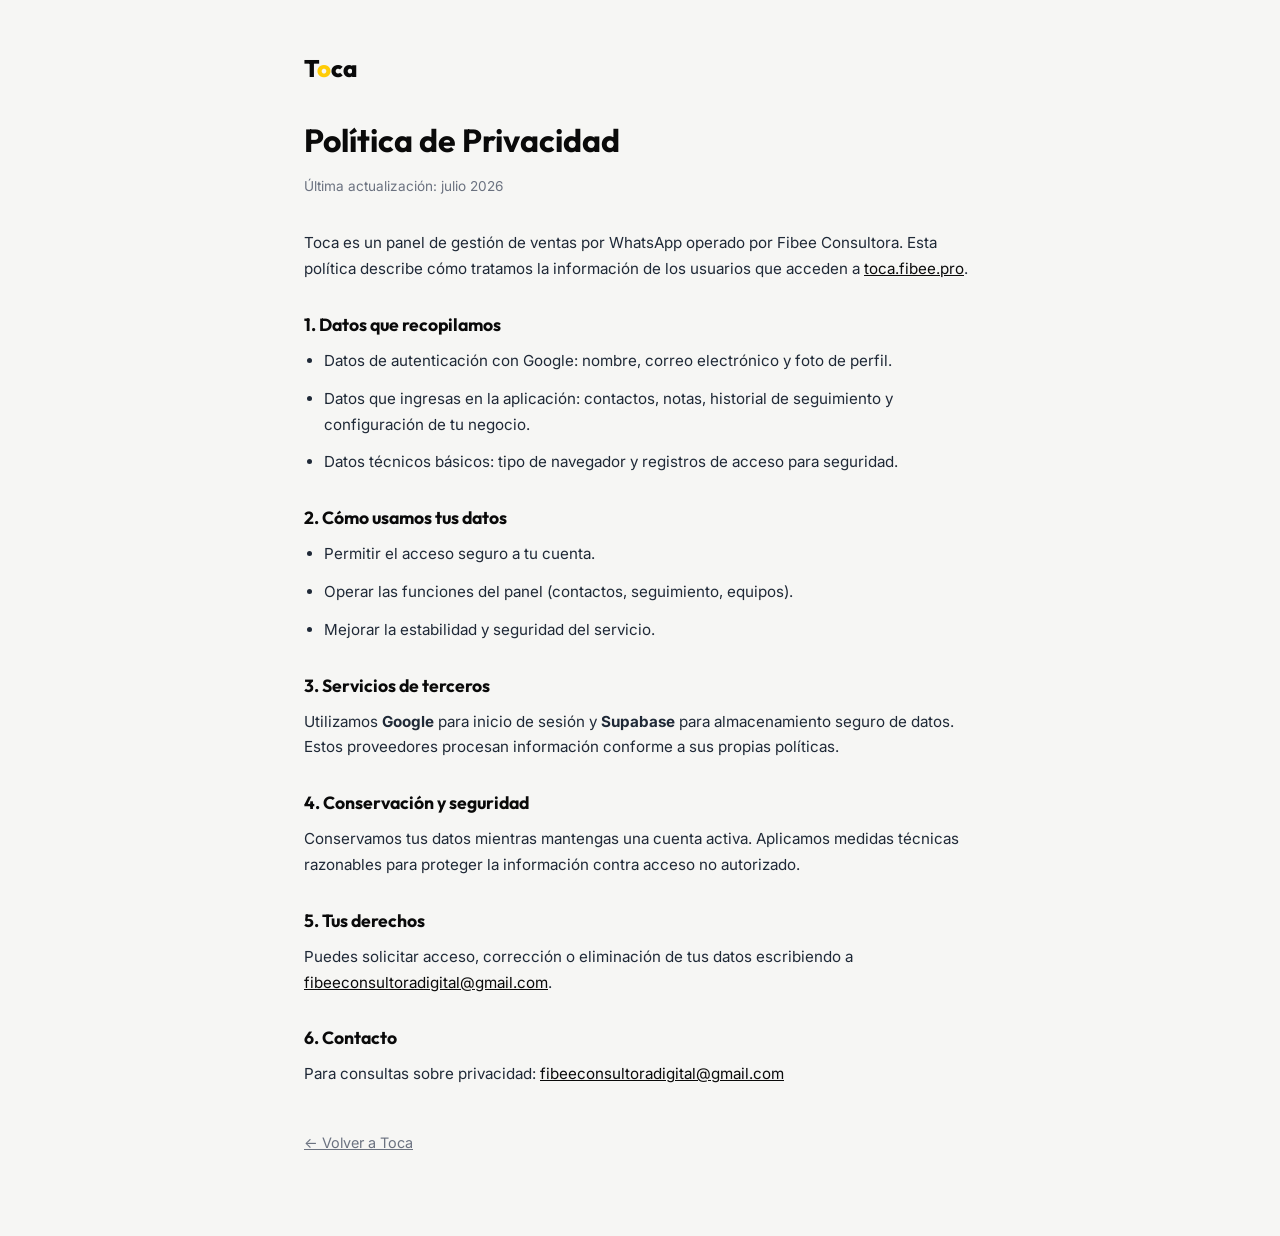
<file: privacidad.html>
<!DOCTYPE html>
<html lang="es">
<head>
  <meta charset="UTF-8">
  <meta name="viewport" content="width=device-width, initial-scale=1.0">
  <title>Política de Privacidad · Toca</title>
  <link rel="preconnect" href="https://fonts.googleapis.com">
  <link href="https://fonts.googleapis.com/css2?family=Inter:wght@400;600;700&family=Outfit:wght@600;700&display=swap" rel="stylesheet">
  <link rel="icon" href="assets/solo%20isotipo%20fondo%20blanco.png" type="image/png">
  <style>
    * { box-sizing: border-box; margin: 0; padding: 0; }
    body { font-family: 'Inter', sans-serif; background: #F6F6F4; color: #1f2937; line-height: 1.7; }
    .wrap { max-width: 720px; margin: 0 auto; padding: 48px 24px 80px; }
    .logo { font-family: 'Outfit', sans-serif; font-weight: 800; font-size: 1.5rem; color: #0a0a0a; margin-bottom: 8px; }
    .logo span { color: #FFCC06; }
    h1 { font-family: 'Outfit', sans-serif; font-size: 2rem; margin: 24px 0 8px; color: #0a0a0a; }
    .updated { font-size: 0.85rem; color: #6b7280; margin-bottom: 32px; }
    h2 { font-family: 'Outfit', sans-serif; font-size: 1.1rem; margin: 28px 0 8px; color: #0a0a0a; }
    p, li { font-size: 0.95rem; margin-bottom: 12px; }
    ul { padding-left: 20px; margin-bottom: 16px; }
    a { color: #0a0a0a; }
    .back { display: inline-block; margin-top: 32px; color: #6b7280; font-size: 0.9rem; }
  </style>
</head>
<body>
  <div class="wrap">
    <div class="logo">T<span>o</span>ca</div>
    <h1>Política de Privacidad</h1>
    <p class="updated">Última actualización: julio 2026</p>

    <p>Toca es un panel de gestión de ventas por WhatsApp operado por Fibee Consultora. Esta política describe cómo tratamos la información de los usuarios que acceden a <a href="https://toca.fibee.pro">toca.fibee.pro</a>.</p>

    <h2>1. Datos que recopilamos</h2>
    <ul>
      <li>Datos de autenticación con Google: nombre, correo electrónico y foto de perfil.</li>
      <li>Datos que ingresas en la aplicación: contactos, notas, historial de seguimiento y configuración de tu negocio.</li>
      <li>Datos técnicos básicos: tipo de navegador y registros de acceso para seguridad.</li>
    </ul>

    <h2>2. Cómo usamos tus datos</h2>
    <ul>
      <li>Permitir el acceso seguro a tu cuenta.</li>
      <li>Operar las funciones del panel (contactos, seguimiento, equipos).</li>
      <li>Mejorar la estabilidad y seguridad del servicio.</li>
    </ul>

    <h2>3. Servicios de terceros</h2>
    <p>Utilizamos <strong>Google</strong> para inicio de sesión y <strong>Supabase</strong> para almacenamiento seguro de datos. Estos proveedores procesan información conforme a sus propias políticas.</p>

    <h2>4. Conservación y seguridad</h2>
    <p>Conservamos tus datos mientras mantengas una cuenta activa. Aplicamos medidas técnicas razonables para proteger la información contra acceso no autorizado.</p>

    <h2>5. Tus derechos</h2>
    <p>Puedes solicitar acceso, corrección o eliminación de tus datos escribiendo a <a href="mailto:fibeeconsultoradigital@gmail.com">fibeeconsultoradigital@gmail.com</a>.</p>

    <h2>6. Contacto</h2>
    <p>Para consultas sobre privacidad: <a href="mailto:fibeeconsultoradigital@gmail.com">fibeeconsultoradigital@gmail.com</a></p>

    <a class="back" href="https://toca.fibee.pro">← Volver a Toca</a>
  </div>
</body>
</html>
</file>
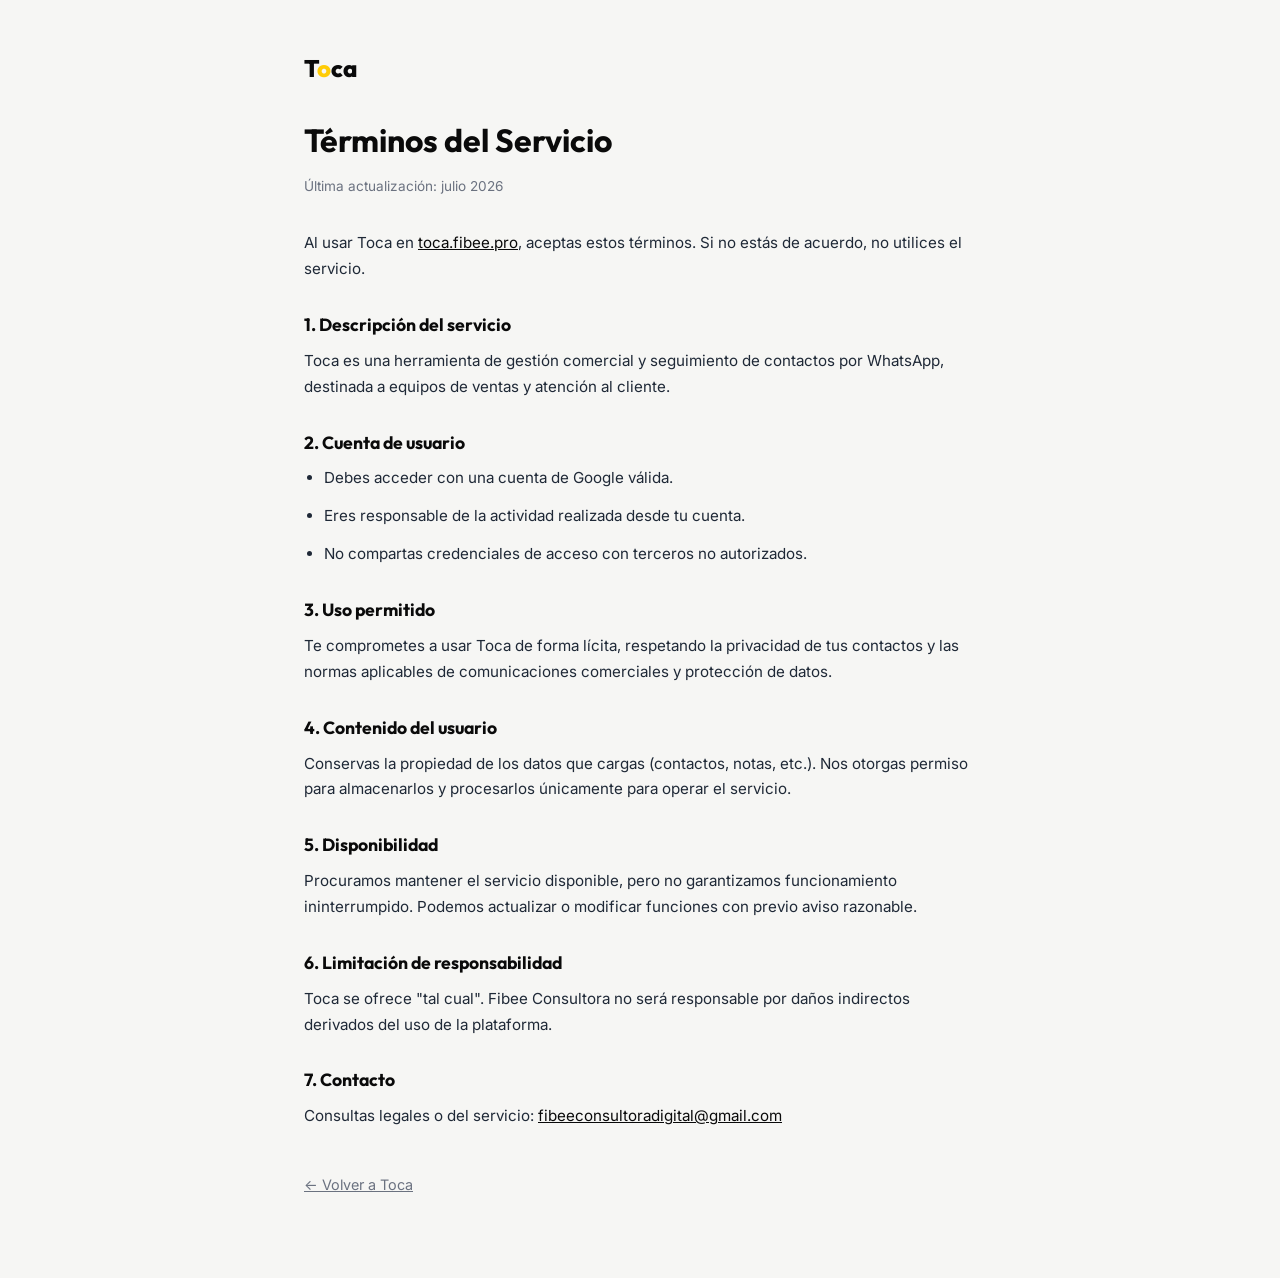
<file: terminos.html>
<!DOCTYPE html>
<html lang="es">
<head>
  <meta charset="UTF-8">
  <meta name="viewport" content="width=device-width, initial-scale=1.0">
  <title>Términos del Servicio · Toca</title>
  <link rel="preconnect" href="https://fonts.googleapis.com">
  <link href="https://fonts.googleapis.com/css2?family=Inter:wght@400;600;700&family=Outfit:wght@600;700&display=swap" rel="stylesheet">
  <link rel="icon" href="assets/solo%20isotipo%20fondo%20blanco.png" type="image/png">
  <style>
    * { box-sizing: border-box; margin: 0; padding: 0; }
    body { font-family: 'Inter', sans-serif; background: #F6F6F4; color: #1f2937; line-height: 1.7; }
    .wrap { max-width: 720px; margin: 0 auto; padding: 48px 24px 80px; }
    .logo { font-family: 'Outfit', sans-serif; font-weight: 800; font-size: 1.5rem; color: #0a0a0a; margin-bottom: 8px; }
    .logo span { color: #FFCC06; }
    h1 { font-family: 'Outfit', sans-serif; font-size: 2rem; margin: 24px 0 8px; color: #0a0a0a; }
    .updated { font-size: 0.85rem; color: #6b7280; margin-bottom: 32px; }
    h2 { font-family: 'Outfit', sans-serif; font-size: 1.1rem; margin: 28px 0 8px; color: #0a0a0a; }
    p, li { font-size: 0.95rem; margin-bottom: 12px; }
    ul { padding-left: 20px; margin-bottom: 16px; }
    a { color: #0a0a0a; }
    .back { display: inline-block; margin-top: 32px; color: #6b7280; font-size: 0.9rem; }
  </style>
</head>
<body>
  <div class="wrap">
    <div class="logo">T<span>o</span>ca</div>
    <h1>Términos del Servicio</h1>
    <p class="updated">Última actualización: julio 2026</p>

    <p>Al usar Toca en <a href="https://toca.fibee.pro">toca.fibee.pro</a>, aceptas estos términos. Si no estás de acuerdo, no utilices el servicio.</p>

    <h2>1. Descripción del servicio</h2>
    <p>Toca es una herramienta de gestión comercial y seguimiento de contactos por WhatsApp, destinada a equipos de ventas y atención al cliente.</p>

    <h2>2. Cuenta de usuario</h2>
    <ul>
      <li>Debes acceder con una cuenta de Google válida.</li>
      <li>Eres responsable de la actividad realizada desde tu cuenta.</li>
      <li>No compartas credenciales de acceso con terceros no autorizados.</li>
    </ul>

    <h2>3. Uso permitido</h2>
    <p>Te comprometes a usar Toca de forma lícita, respetando la privacidad de tus contactos y las normas aplicables de comunicaciones comerciales y protección de datos.</p>

    <h2>4. Contenido del usuario</h2>
    <p>Conservas la propiedad de los datos que cargas (contactos, notas, etc.). Nos otorgas permiso para almacenarlos y procesarlos únicamente para operar el servicio.</p>

    <h2>5. Disponibilidad</h2>
    <p>Procuramos mantener el servicio disponible, pero no garantizamos funcionamiento ininterrumpido. Podemos actualizar o modificar funciones con previo aviso razonable.</p>

    <h2>6. Limitación de responsabilidad</h2>
    <p>Toca se ofrece "tal cual". Fibee Consultora no será responsable por daños indirectos derivados del uso de la plataforma.</p>

    <h2>7. Contacto</h2>
    <p>Consultas legales o del servicio: <a href="mailto:fibeeconsultoradigital@gmail.com">fibeeconsultoradigital@gmail.com</a></p>

    <a class="back" href="https://toca.fibee.pro">← Volver a Toca</a>
  </div>
</body>
</html>
</file>
